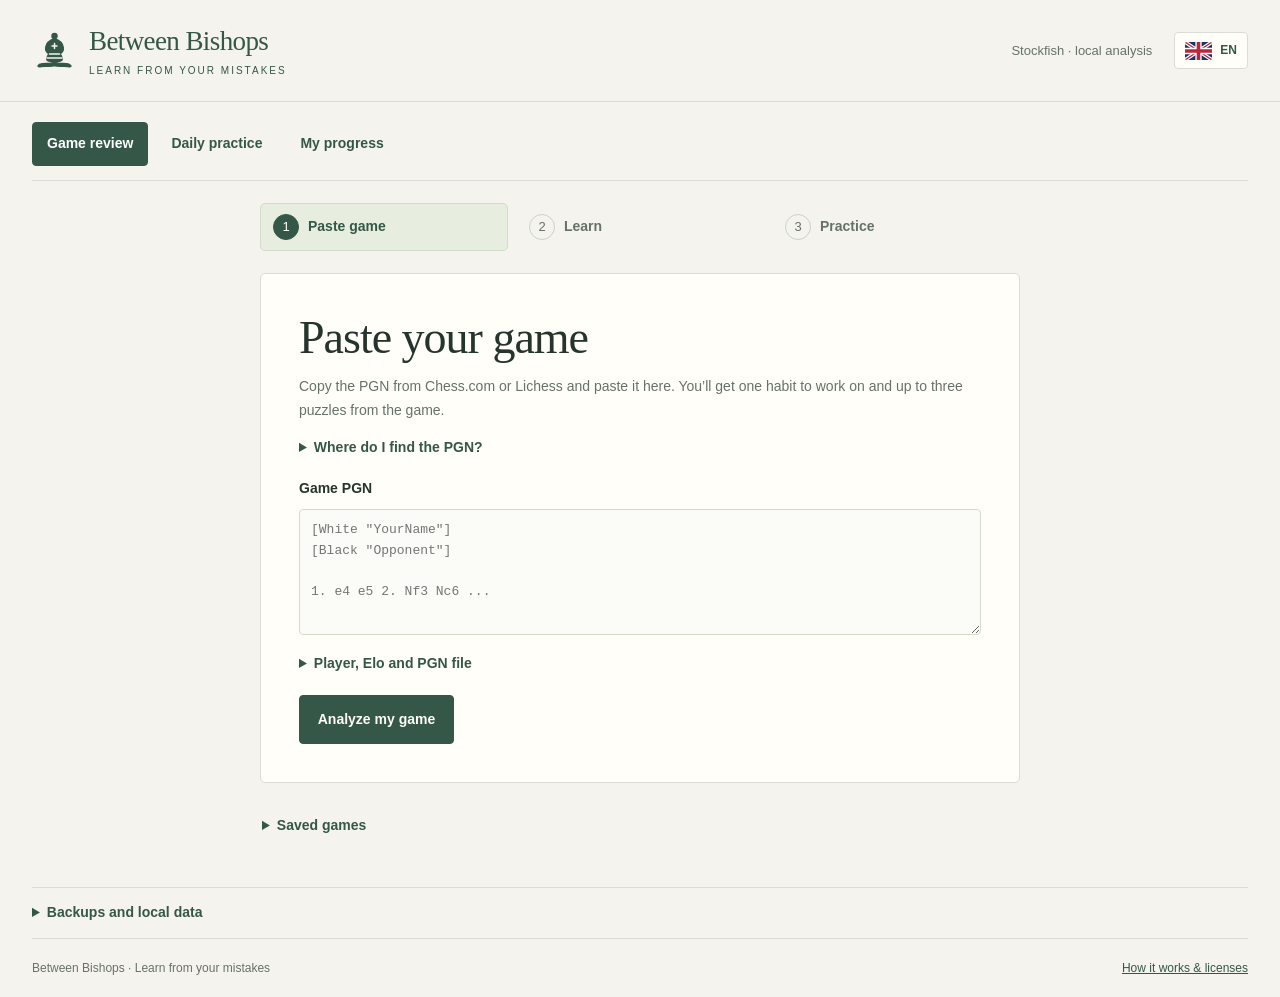
<file: ajedrez/index.html>
<!doctype html>
<html lang="en"><head><meta charset="utf-8"><meta name="viewport" content="width=device-width,initial-scale=1"><meta name="robots" content="noindex,nofollow"><title>Between Bishops · Learn from your mistakes</title><link rel="icon" href="./logo.svg" type="image/svg+xml"><link rel="stylesheet" href="./trainer.css?v=replay-arrows"><script type="module" src="./trainer-app.js?v=replay-arrows"></script></head>
<body>
<header class="topbar"><a class="brand" href="./"><img src="./logo.svg" width="45" height="45" alt="Bishop"><span>Between Bishops<small data-en="LEARN FROM YOUR MISTAKES" data-es="APRENDE DE TUS ERRORES">LEARN FROM YOUR MISTAKES</small></span></a><div class="top-actions"><span class="engine-label" data-en="Stockfish · local analysis" data-es="Stockfish · análisis local">Stockfish · local analysis</span><button id="language" class="flag-button" type="button"><img id="languageFlag" src="./flags/en.svg" width="27" height="18" alt="English"><span id="languageCode">EN</span></button></div></header>
<main>
<nav class="tabs" aria-label="Training">
  <button data-tab="import" class="selected" data-en="Game review" data-es="Revisar partida">Game review</button>
  <button data-tab="streak" data-en="Daily practice" data-es="Práctica diaria">Daily practice</button>
  <button data-tab="bank" data-en="My progress" data-es="Mi progreso">My progress</button>
</nav>
<ol id="reviewSteps" class="review-steps" aria-label="Game review steps">
  <li aria-current="step"><span aria-hidden="true">1</span><strong data-en="Paste game" data-es="Pega la partida">Paste game</strong></li>
  <li><span aria-hidden="true">2</span><strong data-en="Learn" data-es="Aprende">Learn</strong></li>
  <li><span aria-hidden="true">3</span><strong data-en="Practice" data-es="Practica">Practice</strong></li>
</ol>
<div id="notice" role="alert" class="notice" hidden></div>
<section id="importTab" class="tab-content guided-column">
  <section id="importPanel" class="card import-card">
    <h1 id="importTitle" tabindex="-1" data-en="Paste your game" data-es="Pega tu partida">Paste your game</h1>
    <p class="muted" data-en="Copy the PGN from Chess.com or Lichess and paste it here. You’ll get one habit to work on and up to three puzzles from the game." data-es="Copia el PGN desde Chess.com o Lichess y pégalo aquí. Verás un hábito para mejorar y hasta tres puzles de esa partida.">Copy the PGN from Chess.com or Lichess and paste it here. You’ll get one habit to work on and up to three puzzles from the game.</p>
    <details class="pgn-help">
      <summary data-en="Where do I find the PGN?" data-es="¿Dónde encuentro el PGN?">Where do I find the PGN?</summary>
      <p class="muted" data-en="On Chess.com, open your finished game and look for Share and PGN. On Lichess, open Analysis and look for FEN & PGN." data-es="En Chess.com, abre la partida terminada y busca Compartir y PGN. En Lichess, abre Análisis y busca FEN y PGN.">On Chess.com, open your finished game and look for Share and PGN. On Lichess, open Analysis and look for FEN & PGN.</p>
    </details>
    <label for="pgn" data-en="Game PGN" data-es="PGN de la partida">Game PGN</label>
    <textarea id="pgn" rows="5" spellcheck="false" aria-describedby="importError"></textarea>
    <details id="gameOptions" class="secondary-details">
      <summary data-en="Player, Elo and PGN file" data-es="Jugador, Elo y archivo PGN">Player, Elo and PGN file</summary>
      <div class="form-row">
        <label><span data-en="Your username" data-es="Tu usuario">Your username</span><input id="username" autocomplete="off"></label>
        <label><span data-en="Your color" data-es="Tu color">Your color</span><select id="side"><option value="auto" data-en="Detect from username" data-es="Detectar por usuario">Detect from username</option><option value="w" data-en="White" data-es="Blancas">White</option><option value="b" data-en="Black" data-es="Negras">Black</option></select></label>
      </div>
      <label><span data-en="Your Elo if missing from the PGN" data-es="Tu Elo si falta en el PGN">Your Elo if missing from the PGN</span><input id="eloFallback" type="number" min="100" max="3500" step="1" placeholder="100–3500"></label>
      <label class="file-label"><span data-en="Open a PGN file" data-es="Abrir un archivo PGN">Open a PGN file</span><input id="pgnFile" type="file" accept=".pgn,.txt"></label>
    </details>
    <p id="importError" role="alert" class="notice" hidden></p>
    <div class="action-row"><button id="importGame" class="primary compact" data-en="Analyze my game" data-es="Analizar mi partida">Analyze my game</button><button id="backToLesson" class="quiet" hidden data-en="Back to lesson" data-es="Volver a la lección">Back to lesson</button></div>
    <div id="analysisProgress" hidden>
      <p id="detectedPlayer" class="muted"></p>
      <div class="progress-heading" role="status"><span id="analysisText"></span><strong id="analysisPercent">0%</strong></div>
      <progress id="analysisBar" value="0" max="100" aria-labelledby="analysisText"></progress>
      <button id="cancelAnalysis" class="quiet" data-en="Pause analysis" data-es="Pausar análisis">Pause analysis</button>
    </div>
  </section>
  <section id="reviewPanel" class="card import-card" hidden>
    <p class="eyebrow" id="gameMeta"></p>
    <h1 id="lessonTitle" tabindex="-1" data-en="Your lesson" data-es="Tu lección">Your lesson</h1>
    <p id="gameTitle" class="muted"></p>
    <div id="lessonHabit" class="lesson-habit" hidden>
      <h2 data-en="Try this in your next game" data-es="Prueba esto en tu próxima partida">Try this in your next game</h2>
      <p id="lessonHabitText"></p>
    </div>
    <div id="reviewIntro" class="prose"></div>
    <p id="generationNote" class="muted"></p>
    <div class="action-row">
      <button id="startGamePractice" class="primary compact"></button>
      <button id="lessonReplay" type="button" hidden data-en="See a mistake on the board" data-es="Ver un error en el tablero">See a mistake on the board</button>
      <button id="newGame" data-en="Paste another game" data-es="Pegar otra partida">Paste another game</button>
    </div>
    <details class="secondary-details move-review">
      <summary data-en="See what went wrong" data-es="Ver qué salió mal">See what went wrong</summary>
      <div class="review-stats" id="reviewStats"></div>
      <div id="reviewSummary" class="prose"></div>
      <div id="gamePuzzles" class="puzzle-cards"></div>
      <details class="move-review"><summary data-en="Explore the original moves" data-es="Explorar las jugadas originales">Explore the original moves</summary><div id="reviewMoves" class="move-list"></div><div class="board-shell review-board"><div id="reviewBoard" class="board" role="group" aria-label="Review board"></div></div><p id="moveExplanation" class="prose"></p><button id="reviewReplay" type="button" hidden data-en="Replay this mistake" data-es="Ver este error en el tablero">Replay this mistake</button></details>
    </details>
  </section>
  <details id="gameLog" class="secondary-details history-card">
    <summary data-en="Saved games" data-es="Partidas guardadas">Saved games</summary>
    <div id="gameHistory" class="game-history"></div>
  </details>
</section>
<section id="bankTab" class="tab-content" hidden><div class="section-heading"><div><h2 data-en="Your puzzle bank" data-es="Tu banco de puzles">Your puzzle bank</h2><p class="muted" data-en="Original situations, linked to a game, a type of error and the player's game Elo." data-es="Situaciones originales ligadas a una partida, un tipo de error y el Elo del jugador en esa partida.">Original situations, linked to a game, a type of error and the player's game Elo.</p></div><button id="bankStreak" class="primary compact" data-en="Start my streak" data-es="Empezar mi racha">Start my streak</button></div><div class="dashboard" aria-label="Your library"><div><strong id="gameTotal">0</strong><span data-en="games" data-es="partidas">games</span></div><div><strong id="puzzleTotal">0</strong><span data-en="personal puzzles" data-es="puzles personales">personal puzzles</span></div><div><strong id="dueTotal">0</strong><span data-en="due for review" data-es="repasos pendientes">due for review</span></div><div><strong id="bestStreak">0</strong><span data-en="best streak" data-es="mejor racha">best streak</span></div></div><div class="bank-layout"><section class="card"><div class="form-row"><label><span data-en="Pattern" data-es="Patrón">Pattern</span><select id="patternFilter"></select></label><label><span data-en="Game Elo" data-es="Elo de la partida">Game Elo</span><select id="eloFilter"><option value="all" data-en="All my games" data-es="Todas mis partidas">All my games</option><option value="level" data-en="Near my current level" data-es="Cerca de mi nivel actual">Near my current level</option></select></label></div><div id="bankList"></div></section><section class="card"><h2 data-en="Patterns across your games" data-es="Patrones entre tus partidas">Patterns across your games</h2><p class="muted" data-en="Based on evaluated positions, not just the result. Repeated across games is stronger evidence than one isolated mistake." data-es="Basados en posiciones evaluadas, no solo en el resultado. La repetición entre partidas aporta más evidencia que un fallo aislado.">Based on evaluated positions, not just the result. Repeated across games is stronger evidence than one isolated mistake.</p><div id="weaknesses"></div><p class="muted"><strong data-en="Latest game Elo" data-es="Elo de la última partida">Latest game Elo</strong> <span id="currentElo">—</span> <small id="eloSource"></small></p><h3 class="progress-title" data-en="Is it carrying over?" data-es="¿Se refleja en tu juego?">Is it carrying over?</h3><div id="trainingProgress"></div></section></div></section>
<section id="streakTab" class="tab-content" hidden>
  <div id="gamePracticeHeader" class="section-heading practice-header" hidden>
    <div><h1 id="gamePracticeTitle" tabindex="-1"></h1><p id="gamePracticeSource" class="muted"></p></div>
    <button id="practiceBack" data-en="Back to lesson" data-es="Volver a la lección">Back to lesson</button>
  </div>
  <section id="gamePracticeDone" class="card import-card guided-column" hidden>
    <h1 id="gamePracticeDoneTitle" tabindex="-1" data-en="Game practice complete" data-es="Práctica de la partida completa">Game practice complete</h1>
    <p id="gamePracticeRecap" class="muted"></p>
    <div class="lesson-habit"><h2 data-en="Remember this in your next game" data-es="Recuerda esto en tu próxima partida">Remember this in your next game</h2><p id="gamePracticeHabit"></p></div>
    <div class="action-row"><button id="practiceNewGame" class="primary compact" data-en="Review another game" data-es="Revisar otra partida">Review another game</button><button id="doneBack" data-en="Back to lesson" data-es="Volver a la lección">Back to lesson</button></div>
  </section>
  <div id="streakHeader" class="section-heading"><div><h1 data-en="Daily practice" data-es="Práctica diaria">Daily practice</h1><p id="queueInfo" class="muted"></p></div><div class="streak-score"><span data-en="STREAK" data-es="RACHA">STREAK</span><strong id="streakCount">0</strong></div></div><section id="sessionHabit" class="card habit-card" hidden><h3 data-en="One habit for your next game" data-es="Un hábito para tu próxima partida">One habit for your next game</h3><p id="habitText"></p></section><div id="streakEmpty" class="card empty-state"><h2 id="streakEmptyTitle"></h2><p id="streakEmptyText"></p><button id="practiceImport" class="primary compact" data-en="Paste a game" data-es="Pegar una partida">Paste a game</button><button id="startStreak" class="primary compact" data-en="Review my puzzles" data-es="Repasar mis puzles">Review my puzzles</button><button id="practiceAhead" class="quiet" data-en="Practice more" data-es="Practicar más">Practice more</button></div><div id="streakWorkspace" class="streak-layout" hidden><section class="play-area"><div class="puzzle-heading"><span id="puzzleContext"></span><button id="flip" class="quiet" data-en="Flip board" data-es="Girar tablero">Flip board</button></div><p id="puzzlePrompt" class="board-prompt" aria-live="polite"></p><div class="board-shell"><div id="puzzleBoard" class="board" role="group" aria-label="Puzzle board"></div></div></section><aside><section class="card"><p class="eyebrow" id="puzzleTheme"></p><h2 id="puzzleTitle"></h2><p id="puzzleSource" class="muted"></p><div id="puzzleTools" class="form-row"><button id="restartPuzzle" data-en="Restart" data-es="Reiniciar">Restart</button><button id="hint" data-en="Hint · show piece" data-es="Pista · ver pieza">Hint · show piece</button></div><div id="puzzleFeedback" class="prose" aria-live="polite"></div><button id="puzzleReplay" class="replay-trigger" type="button" hidden></button><p id="puzzleSchedule" class="muted"></p><button id="nextPuzzle" class="primary" data-en="Next puzzle" data-es="Siguiente puzle">Next puzzle</button></section><details class="secondary-details practice-details"><summary data-en="How are attempts saved?" data-es="¿Cómo se guardan los intentos?">How are attempts saved?</summary><p class="muted" data-en="Every mistake stays in your history. Puzzles solved cleanly come back later; those you had trouble with return sooner." data-es="Cada fallo queda en el historial. Los puzles que resuelves sin ayuda vuelven más tarde y los que te costaron vuelven antes.">Every mistake stays in your history. Puzzles solved cleanly come back later; those you had trouble with return sooner.</p></details></aside></div></section>
<details class="secondary-details storage-details"><summary data-en="Backups and local data" data-es="Respaldos y datos locales">Backups and local data</summary><section class="data-bar"><div><strong data-en="Your data stays in this browser" data-es="Tus datos quedan en este navegador">Your data stays in this browser</strong><p data-en="Export a backup to keep your games, puzzle bank and review history. No account or paid API is required." data-es="Exporta un respaldo para conservar tus partidas, banco de puzles e historial. No necesitas cuenta ni API de pago.">Export a backup to keep your games, puzzle bank and review history. No account or paid API is required.</p></div><div class="data-actions"><button id="exportData" data-en="Export backup" data-es="Exportar respaldo">Export backup</button><label class="button-label"><span data-en="Restore backup" data-es="Restaurar respaldo">Restore backup</span><input id="restoreData" type="file" accept="application/json,.json" hidden></label></div></section></details>
<footer><span>Between Bishops · <span data-en="Learn from your mistakes" data-es="Aprende de tus errores">Learn from your mistakes</span></span><a id="helpLink" href="./README.md" data-en="How it works & licenses" data-es="Cómo funciona y licencias">How it works & licenses</a></footer>
</main><dialog id="promotion"><h2 data-en="Choose promotion" data-es="Elige promoción">Choose promotion</h2><div class="promotion-options"><button data-piece="q" data-en="Queen" data-es="Dama">Queen</button><button data-piece="r" data-en="Rook" data-es="Torre">Rook</button><button data-piece="b" data-en="Bishop" data-es="Alfil">Bishop</button><button data-piece="n" data-en="Knight" data-es="Caballo">Knight</button></div><button id="cancelPromotion" class="quiet" data-en="Cancel" data-es="Cancelar">Cancel</button></dialog>
<dialog id="replayDialog" class="replay-dialog" aria-labelledby="replayTitle">
  <div class="replay-header">
    <div>
      <h2 id="replayTitle"></h2>
      <p class="muted" data-en="One possible continuation" data-es="Una posible continuación">One possible continuation</p>
    </div>
    <form method="dialog"><button type="submit" data-en="Close" data-es="Cerrar">Close</button></form>
  </div>
  <div class="board-shell">
    <div class="replay-board-frame">
      <div id="replayBoard" class="board" role="group"></div>
      <svg id="replayArrow" class="replay-arrow" viewBox="0 0 8 8" aria-hidden="true" focusable="false" hidden>
        <path id="replayArrowPath"></path>
      </svg>
    </div>
  </div>
  <div class="replay-legend">
    <span class="replay-key source" data-en="Piece to watch" data-es="Pieza a mirar">Piece to watch</span>
    <span id="replayTargetLegend" class="replay-key target" data-en="Affected square or piece" data-es="Casilla o pieza afectada">Affected square or piece</span>
  </div>
  <div class="replay-actions">
    <button id="replayPrevious" type="button" data-en="Previous" data-es="Anterior">Previous</button>
    <button id="replayNext" type="button" class="primary" autofocus data-en="Next move" data-es="Avanzar">Next move</button>
    <span id="replayCount"></span>
  </div>
  <div class="replay-caption" aria-live="polite" aria-atomic="true">
    <h3 id="replayFocus"></h3>
    <p id="replayCaption"></p>
  </div>
  <div id="replayTakeaway" class="replay-takeaway" hidden>
    <h3 id="replayTakeawayTitle"></h3>
    <p id="replaySummary"></p>
  </div>
  <div class="replay-links">
    <button id="replayAlternative" class="quiet" type="button" hidden></button>
    <button id="replayMore" class="quiet" type="button" hidden data-en="Show the rest of this line" data-es="Ver más jugadas">Show the rest of this line</button>
  </div>
</dialog>
</body></html>
</file>
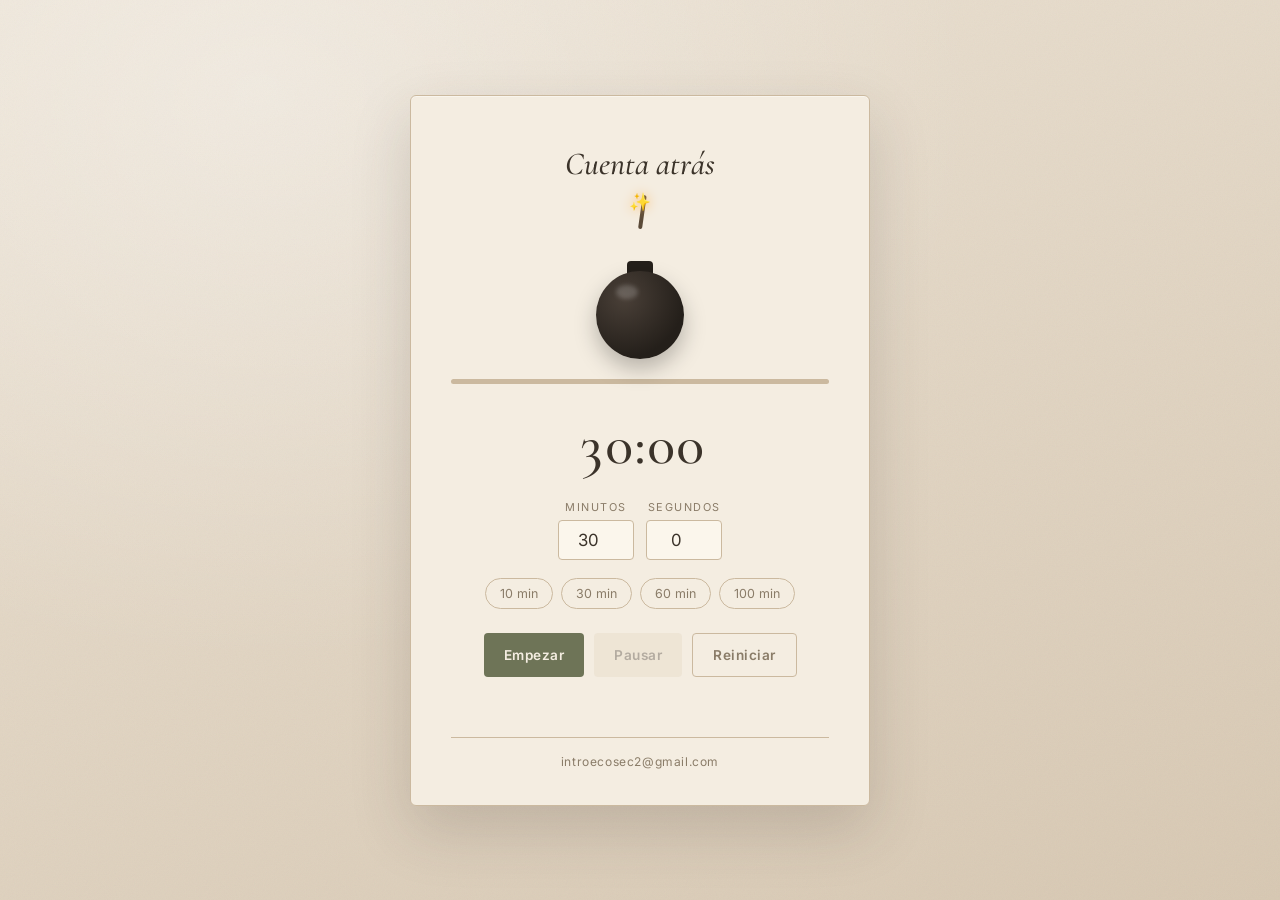
<file: cuenta_atras.html>
<!DOCTYPE html>
<html lang="es">
<head>
<meta charset="UTF-8">
<title>Cuenta atrás para la prueba</title>
<link rel="icon" href="data:image/svg+xml,<svg xmlns=%22http://www.w3.org/2000/svg%22 viewBox=%220 0 100 100%22><text y=%22.9em%22 font-size=%2290%22>💣</text></svg>">
<style>
  @import url('https://fonts.googleapis.com/css2?family=Cormorant+Garamond:ital,wght@0,400;0,500;1,400;1,500&family=Inter:wght@400;500;600&display=swap');

  :root {
    --bg1: #ece3d5;
    --bg2: #d8c9b4;
    --card: #f4ede1;
    --ink: #3b332a;
    --muted: #8a7c68;
    --rust: #b5633a;
    --olive: #6e7457;
    --line: #cbb99f;
  }
  * { box-sizing: border-box; }
  body {
    margin: 0;
    min-height: 100vh;
    background:
      radial-gradient(ellipse at 20% 10%, rgba(255,255,255,0.35), transparent 50%),
      linear-gradient(160deg, var(--bg1), var(--bg2));
    color: var(--ink);
    font-family: 'Inter', system-ui, sans-serif;
    display: flex;
    align-items: center;
    justify-content: center;
    padding: 24px;
    position: relative;
    overflow: hidden;
  }
  body::before {
    content: "";
    position: fixed;
    inset: 0;
    pointer-events: none;
    opacity: 0.05;
    background-image: url("data:image/svg+xml;utf8,<svg xmlns='http://www.w3.org/2000/svg' width='120' height='120'><filter id='n'><feTurbulence type='fractalNoise' baseFrequency='0.9' numOctaves='2' stitchTiles='stitch'/></filter><rect width='100%25' height='100%25' filter='url(%23n)'/></svg>");
    mix-blend-mode: multiply;
  }

  .darken-layer {
    position: fixed;
    inset: 0;
    background: #000;
    opacity: 0;
    pointer-events: none;
    z-index: 0;
    transition: opacity 0.9s ease;
  }

  .card {
    background: var(--card);
    border-radius: 6px;
    padding: 48px 40px 36px;
    width: 100%;
    max-width: 460px;
    text-align: center;
    box-shadow: 0 24px 60px rgba(59,51,42,0.18), 0 1px 0 rgba(255,255,255,0.4) inset;
    border: 1px solid var(--line);
    position: relative;
    z-index: 1;
  }
  .eyebrow {
    font-size: 0.7rem;
    letter-spacing: 3px;
    text-transform: uppercase;
    color: var(--muted);
    margin-bottom: 6px;
  }
  h1 {
    font-family: 'Cormorant Garamond', serif;
    font-style: italic;
    font-weight: 500;
    font-size: 2rem;
    margin: 0 0 26px;
    color: var(--ink);
  }

  .scene {
    position: relative;
    height: 150px;
    display: flex;
    align-items: flex-end;
    justify-content: center;
    margin-bottom: 20px;
  }
  .bomb-wrap {
    position: relative;
    width: 110px;
    height: 130px;
  }
  .fuse {
    position: absolute;
    top: -34px;
    left: 50%;
    width: 4px;
    height: 34px;
    background: #5a4a38;
    border-radius: 2px;
    transform-origin: bottom center;
    transform: translateX(-50%) rotate(8deg);
  }
  .spark {
    position: absolute;
    top: -38px;
    left: 50%;
    transform: translateX(-50%);
    font-size: 1.1rem;
    filter: drop-shadow(0 0 6px #ffb04d);
  }
  .bomb-body {
    position: absolute;
    bottom: 0;
    left: 50%;
    transform: translateX(-50%);
    width: 88px;
    height: 88px;
    border-radius: 50%;
    background: radial-gradient(circle at 32% 30%, #4a4038, #241f1a 70%);
    box-shadow: 0 10px 22px rgba(0,0,0,0.25);
    transition: transform 0.25s ease, filter 0.25s ease;
  }
  .bomb-body::after {
    content: "";
    position: absolute;
    top: 14px; left: 20px;
    width: 22px; height: 14px;
    background: rgba(255,255,255,0.18);
    border-radius: 50%;
    filter: blur(2px);
  }
  .bomb-cap {
    position: absolute;
    bottom: 84px;
    left: 50%;
    transform: translateX(-50%);
    width: 26px;
    height: 14px;
    background: #241f1a;
    border-radius: 4px 4px 0 0;
  }

  .bomb-body {
    transition: transform 0.9s ease, filter 0.9s ease;
  }
  .bomb-wrap.shake-10 {
    animation: rumbleWrap 0.55s infinite;
  }
  .bomb-wrap.shake-5 {
    animation: rumbleWrap 0.4s infinite;
  }
  .bomb-wrap.rumbling {
    animation: rumbleWrap 0.28s infinite;
  }

  @keyframes rumbleWrap {
    0%, 100% { margin-left: 0; margin-top: 0; }
    25% { margin-left: -5px; margin-top: 3px; }
    50% { margin-left: 5px; margin-top: -2px; }
    75% { margin-left: -3px; margin-top: 4px; }
  }

  .blast {
    position: absolute;
    bottom: 0;
    left: 50%;
    transform: translateX(-50%) scale(0);
    font-size: 5rem;
    opacity: 0;
    transition: transform 0.35s cubic-bezier(.2,1.4,.4,1), opacity 0.2s ease;
  }
  .blast.show { transform: translateX(-50%) scale(1); opacity: 1; }

  .bomb-wrap.gone { opacity: 0; transition: opacity 0.1s; }

  .shake-screen { animation: screenshake 0.4s; }
  @keyframes screenshake {
    0%, 100% { transform: translate(0,0); }
    20% { transform: translate(-6px, 3px); }
    40% { transform: translate(6px, -3px); }
    60% { transform: translate(-4px, 4px); }
    80% { transform: translate(4px, -2px); }
  }

  .timer-display {
    font-family: 'Cormorant Garamond', serif;
    font-size: 3.6rem;
    font-weight: 500;
    letter-spacing: 1px;
    font-variant-numeric: tabular-nums;
    margin: 4px 0 20px;
    color: var(--ink);
    transition: color 0.3s ease;
  }
  .timer-display.warning { color: var(--rust); }
  .timer-display.danger { color: #a3402a; }

  .progress-track {
    width: 100%;
    height: 5px;
    background: var(--line);
    border-radius: 999px;
    overflow: hidden;
    margin: 0 0 26px;
  }
  .progress-fill {
    height: 100%;
    width: 0%;
    background: linear-gradient(90deg, var(--olive), var(--rust));
    border-radius: 999px;
    transition: width 1s linear;
  }

  .setup {
    display: flex;
    gap: 12px;
    justify-content: center;
    margin-bottom: 18px;
  }
  .setup label {
    display: flex;
    flex-direction: column;
    font-size: 0.68rem;
    letter-spacing: 1.5px;
    text-transform: uppercase;
    color: var(--muted);
  }
  .setup input {
    margin-top: 6px;
    width: 76px;
    padding: 9px;
    border-radius: 4px;
    border: 1px solid var(--line);
    background: #fbf6ec;
    color: var(--ink);
    font-size: 1.05rem;
    text-align: center;
    font-family: inherit;
  }
  .setup input:focus { outline: 1px solid var(--rust); }

  .quick-buttons {
    display: flex;
    gap: 8px;
    justify-content: center;
    flex-wrap: wrap;
    margin-bottom: 24px;
  }
  .quick-buttons button {
    background: transparent;
    color: var(--muted);
    border: 1px solid var(--line);
    border-radius: 999px;
    padding: 7px 14px;
    font-size: 0.78rem;
    font-family: inherit;
    cursor: pointer;
    transition: background 0.2s, color 0.2s;
  }
  .quick-buttons button:hover { background: var(--line); color: var(--ink); }

  .controls {
    display: flex;
    gap: 10px;
    justify-content: center;
  }
  .controls button {
    border: none;
    border-radius: 4px;
    padding: 13px 20px;
    font-size: 0.85rem;
    letter-spacing: 0.5px;
    font-weight: 600;
    font-family: inherit;
    cursor: pointer;
    transition: transform 0.15s ease, opacity 0.2s, background 0.2s;
  }
  .controls button:active { transform: scale(0.96); }
  #startBtn { background: var(--olive); color: #f4ede1; }
  #startBtn:hover:not(:disabled) { background: #5c6247; }
  #pauseBtn { background: #e3d6c1; color: var(--ink); }
  #resetBtn { background: transparent; color: var(--muted); border: 1px solid var(--line); }
  button:disabled { opacity: 0.35; cursor: not-allowed; }

  .status {
    margin-top: 16px;
    font-size: 0.82rem;
    color: var(--muted);
    min-height: 18px;
    letter-spacing: 0.3px;
  }
  .status.done {
    font-family: 'Cormorant Garamond', serif;
    font-style: italic;
    font-size: 1.3rem;
    color: var(--rust);
  }

  .footer-email {
    margin-top: 26px;
    padding-top: 16px;
    border-top: 1px solid var(--line);
    font-size: 0.75rem;
    color: var(--muted);
    letter-spacing: 0.6px;
  }

  .smoke {
    position: absolute;
    border-radius: 50%;
    background: rgba(90,80,70,0.35);
    pointer-events: none;
    animation: smokeUp 1.4s ease-out forwards;
  }
  @keyframes smokeUp {
    0% { transform: translateY(0) scale(0.4); opacity: 0.6; }
    100% { transform: translateY(-70px) scale(1.6); opacity: 0; }
  }

  .confetti-layer {
    position: fixed;
    inset: 0;
    pointer-events: none;
    z-index: 20;
    overflow: hidden;
  }
  .confetti-piece {
    position: absolute;
    top: -20px;
    width: 6px;
    height: 12px;
    border-radius: 1px;
    animation: fall linear forwards;
  }
  @keyframes fall {
    to { transform: translateY(110vh) rotate(480deg); opacity: 0.8; }
  }
</style>
</head>
<body>

<div class="darken-layer" id="darkenLayer"></div>

<div class="card" id="card">
  <h1>Cuenta atrás</h1>

  <div class="scene">
    <div class="bomb-wrap" id="bombWrap">
      <div class="fuse" id="fuse"></div>
      <div class="spark" id="spark">✨</div>
      <div class="bomb-cap"></div>
      <div class="bomb-body"></div>
    </div>
    <div class="blast" id="blast">💥</div>
  </div>

  <div class="progress-track">
    <div class="progress-fill" id="progressFill"></div>
  </div>

  <div class="timer-display" id="display">00:00</div>

  <div class="setup" id="setup">
    <label>Minutos
      <input type="number" id="minInput" value="30" min="0" max="180">
    </label>
    <label>Segundos
      <input type="number" id="secInput" value="0" min="0" max="59">
    </label>
  </div>

  <div class="quick-buttons" id="quickButtons">
    <button data-min="10">10 min</button>
    <button data-min="30">30 min</button>
    <button data-min="60">60 min</button>
    <button data-min="100">100 min</button>
  </div>

  <div class="controls">
    <button id="startBtn">Empezar</button>
    <button id="pauseBtn" disabled>Pausar</button>
    <button id="resetBtn">Reiniciar</button>
  </div>

  <div class="status" id="status"></div>

  <div class="footer-email">introecosec2@gmail.com</div>
</div>

<div class="confetti-layer" id="confettiLayer"></div>

<script>
  const display = document.getElementById('display');
  const minInput = document.getElementById('minInput');
  const secInput = document.getElementById('secInput');
  const startBtn = document.getElementById('startBtn');
  const pauseBtn = document.getElementById('pauseBtn');
  const resetBtn = document.getElementById('resetBtn');
  const status = document.getElementById('status');
  const quickButtons = document.getElementById('quickButtons');
  const bombWrap = document.getElementById('bombWrap');
  const blast = document.getElementById('blast');
  const progressFill = document.getElementById('progressFill');
  const confettiLayer = document.getElementById('confettiLayer');
  const card = document.getElementById('card');
  const darkenLayer = document.getElementById('darkenLayer');

  let totalSeconds = 30 * 60;
  let remaining = totalSeconds;
  let intervalId = null;

  function formatTime(s) {
    const m = Math.floor(s / 60);
    const sec = s % 60;
    return String(m).padStart(2,'0') + ':' + String(sec).padStart(2,'0');
  }

  const originalTitle = document.title;

  function updateDisplay() {
    display.textContent = formatTime(remaining);
    display.classList.remove('warning','danger');
    if (remaining <= 10) {
      display.classList.add('danger');
    } else if (remaining <= 60) {
      display.classList.add('warning');
    }
    updateBomb();
    document.title = intervalId ? (formatTime(remaining) + ' — Cuenta atrás') : originalTitle;
  }

  function updateBomb() {
    if (totalSeconds <= 0) return;
    const elapsedRatio = 1 - (remaining / totalSeconds);
    progressFill.style.width = (elapsedRatio * 100) + '%';

    // La bomba crece de forma continua: de escala 1 a 2.1
    const scale = 1 + elapsedRatio * 1.1;
    const bombBody = bombWrap.querySelector('.bomb-body');
    bombBody.style.transform = 'translateX(-50%) scale(' + scale.toFixed(3) + ')';
    bombBody.style.filter = 'saturate(' + (1 + elapsedRatio * 0.6).toFixed(2) +
      ') brightness(' + (1 + elapsedRatio * 0.2).toFixed(2) + ')';

    const remainingRatio = remaining / totalSeconds;
    bombWrap.classList.remove('shake-10','shake-5','rumbling');
    if (remainingRatio <= 0.02) {
      bombWrap.classList.add('rumbling');
    } else if (remainingRatio <= 0.05) {
      bombWrap.classList.add('shake-5');
    } else if (remainingRatio <= 0.10) {
      bombWrap.classList.add('shake-10');
    }

    // El fondo se oscurece progresivamente de blanco a negro
    darkenLayer.style.opacity = (elapsedRatio * 0.85).toFixed(3);
  }

  function launchConfetti() {
    const colors = ['#b5633a','#6e7457','#cbb99f','#8a7c68','#e3d6c1'];
    for (let i = 0; i < 50; i++) {
      const piece = document.createElement('div');
      piece.className = 'confetti-piece';
      piece.style.left = Math.random() * 100 + 'vw';
      piece.style.background = colors[Math.floor(Math.random()*colors.length)];
      piece.style.animationDuration = (2 + Math.random() * 1.5) + 's';
      piece.style.opacity = 0.6 + Math.random() * 0.3;
      confettiLayer.appendChild(piece);
      setTimeout(() => piece.remove(), 4000);
    }
  }

  function launchSmoke() {
    for (let i = 0; i < 8; i++) {
      const s = document.createElement('div');
      const size = 18 + Math.random() * 20;
      s.className = 'smoke';
      s.style.width = size + 'px';
      s.style.height = size + 'px';
      s.style.left = (45 + Math.random() * 20) + '%';
      s.style.bottom = (Math.random() * 10) + 'px';
      s.style.animationDelay = (Math.random() * 0.3) + 's';
      document.querySelector('.scene').appendChild(s);
      setTimeout(() => s.remove(), 1800);
    }
  }

  function explodeBomb() {
    bombWrap.classList.add('gone');
    blast.classList.add('show');
    card.classList.add('shake-screen');
    launchSmoke();
    launchConfetti();
    setTimeout(() => card.classList.remove('shake-screen'), 400);
  }

  function updateStatusProgress() {
    if (totalSeconds <= 0) return;
    const elapsedRatio = 1 - (remaining / totalSeconds);
    const pct = Math.min(100, Math.round(elapsedRatio * 100));
    status.textContent = 'Llevamos un ' + pct + '%...';
  }

  function readInputs() {
    const m = parseInt(minInput.value) || 0;
    const s = parseInt(secInput.value) || 0;
    totalSeconds = m * 60 + s;
    remaining = totalSeconds;
    updateDisplay();
  }

  minInput.addEventListener('change', readInputs);
  secInput.addEventListener('change', readInputs);

  // Al hacer clic o foco, selecciona todo el número para poder escribir encima sin borrar a mano
  [minInput, secInput].forEach(inp => {
    inp.addEventListener('focus', () => inp.select());
    inp.addEventListener('click', () => inp.select());
  });

  quickButtons.addEventListener('click', (e) => {
    if (e.target.tagName === 'BUTTON') {
      minInput.value = e.target.dataset.min;
      secInput.value = 0;
      readInputs();
      status.textContent = '';
      status.classList.remove('done');
    }
  });

  startBtn.addEventListener('click', () => {
    if (remaining <= 0) return;
    startBtn.disabled = true;
    pauseBtn.disabled = false;
    minInput.disabled = true;
    secInput.disabled = true;
    status.classList.remove('done');
    updateStatusProgress();
    intervalId = setInterval(() => {
      remaining--;
      updateDisplay();
      updateStatusProgress();
      if (remaining <= 0) {
        clearInterval(intervalId);
        intervalId = null;
        startBtn.disabled = true;
        pauseBtn.disabled = true;
        status.textContent = 'Se acabó el tiempo';
        status.classList.add('done');
        document.title = originalTitle;
        explodeBomb();
      }
    }, 1000);
  });

  pauseBtn.addEventListener('click', () => {
    clearInterval(intervalId);
    intervalId = null;
    startBtn.disabled = false;
    pauseBtn.disabled = true;
    status.textContent = 'Pausado';
    document.title = originalTitle;
  });

  resetBtn.addEventListener('click', () => {
    clearInterval(intervalId);
    intervalId = null;
    document.title = originalTitle;
    minInput.disabled = false;
    secInput.disabled = false;
    startBtn.disabled = false;
    pauseBtn.disabled = true;
    status.textContent = '';
    status.classList.remove('done');
    bombWrap.classList.remove('gone','shake-10','shake-5','rumbling');
    blast.classList.remove('show');
    progressFill.style.width = '0%';
    darkenLayer.style.opacity = '0';
    const bombBody = bombWrap.querySelector('.bomb-body');
    bombBody.style.transform = 'translateX(-50%) scale(1)';
    bombBody.style.filter = 'saturate(1) brightness(1)';
    readInputs();
  });

  document.addEventListener('keydown', (e) => {
    const tag = document.activeElement.tagName;
    if (tag === 'INPUT') return; // no interferir mientras se editan los minutos/segundos

    if (e.code === 'Enter') {
      e.preventDefault();
      if (!startBtn.disabled) startBtn.click();
    } else if (e.code === 'Space') {
      e.preventDefault();
      if (!startBtn.disabled) startBtn.click();
      else if (!pauseBtn.disabled) pauseBtn.click();
    } else if (e.key === 'r' || e.key === 'R') {
      e.preventDefault();
      resetBtn.click();
    }
  });

  readInputs();
</script>

</body>
</html>
</file>
<file: ajedrez/trainer.css>
:root{--bg:#f5f3ed;--paper:#fffef9;--ink:#25352d;--green:#345747;--muted:#667268;--line:#daddd3;--light:#e9edda;--dark:#7f9b82;--blue:#a9c9e0;--red:#dfb0aa}*{box-sizing:border-box}body{margin:0;background:var(--bg);color:var(--ink);font:16px/1.55 'Segoe UI',Arial,sans-serif}button,input,select,textarea{font:inherit}button,.button-label{border:1px solid var(--line);border-radius:4px;background:#eaf0e3;color:var(--green);padding:10px 14px;font-size:14px;font-weight:600;cursor:pointer}button:hover,.button-label:hover{filter:brightness(.97)}button:disabled{opacity:.5;cursor:default}button:focus-visible,a:focus-visible,input:focus-visible,textarea:focus-visible,select:focus-visible,summary:focus-visible{outline:3px solid #7896b4;outline-offset:3px}a{color:var(--green)}h1,h2,h3,p{margin-top:0}h1{font:normal clamp(32px,4vw,46px)/1.15 Georgia,serif;letter-spacing:-1px;max-width:760px;margin-bottom:16px}h2{font:normal 27px/1.25 Georgia,serif;margin-bottom:16px}h3{font-size:17px}.topbar{max-width:1440px;margin:auto;padding:25px 32px;display:flex;align-items:center;justify-content:space-between;gap:24px;border-bottom:1px solid var(--line)}.brand{display:flex;align-items:center;gap:12px;text-decoration:none;flex-shrink:0}.brand>span{font:27px/1.2 Georgia,serif;letter-spacing:-.6px}.brand small{display:block;font:10px 'Segoe UI',sans-serif;letter-spacing:2px;margin-top:8px}.top-actions{display:flex;gap:22px;align-items:center}.engine-label{font-size:13px;color:var(--muted)}.flag-button{display:flex;align-items:center;gap:8px;background:var(--paper);padding:8px 10px;font-size:12px}.flag-button img{border-radius:2px}main{max-width:1380px;margin:auto;padding:0 32px}.eyebrow{font-size:11px;font-weight:700;letter-spacing:1.7px;color:var(--green);margin-bottom:14px}.dashboard{display:grid;grid-template-columns:repeat(4,1fr);border:1px solid var(--line);border-radius:5px;background:var(--paper);margin-bottom:24px}.dashboard>div{display:flex;align-items:center;gap:12px;padding:17px 22px}.dashboard>div+div{border-left:1px solid var(--line)}.dashboard strong{font:28px Georgia,serif}.dashboard span{font-size:14px;color:var(--muted)}.tabs{display:flex;gap:8px;margin:0 0 25px;border-bottom:1px solid var(--line);padding-bottom:14px}.tabs button{background:none;border-color:transparent}.tabs button.selected{background:var(--green);color:white;border-color:var(--green)}.streak-layout aside{display:flex;flex-direction:column;gap:22px}.card{padding:25px;background:var(--paper);border:1px solid var(--line);border-radius:5px;margin-bottom:22px}.card:last-child{margin-bottom:0}.muted{font-size:14px;color:var(--muted);line-height:1.7}label{display:block;font-size:14px;font-weight:600;margin-bottom:9px}input,select,textarea{display:block;width:100%;padding:10px 11px;border:1px solid #d4dbcd;border-radius:4px;color:var(--ink);background:#fbfcf7;margin-top:6px;font-size:15px}textarea{resize:vertical;min-height:165px;font:13px/1.6 Consolas,monospace;tab-size:2}.form-row{display:grid;grid-template-columns:1fr 1fr;gap:14px;margin:15px 0}.file-label{font-size:13px;color:var(--muted);font-weight:400}.file-label input{padding:7px;font-size:13px}.primary{background:var(--green);color:#fffdf5;border-color:var(--green);width:100%;padding:13px 16px}.compact{width:auto;min-width:160px}.quiet{background:none;border:0;color:var(--muted);font-weight:400;padding:8px 3px}.progress-heading{display:flex;justify-content:space-between;gap:10px;font-size:14px;margin-top:18px}progress{display:block;width:100%;height:12px;margin:12px 0;accent-color:#627c8f;border:0;border-radius:6px;overflow:hidden}progress::-webkit-progress-bar{background:#e4e8e3}progress::-webkit-progress-value{background:#627c8f;transition:width .15s}.game-history{max-height:480px;overflow:auto}.history-button{display:flex;flex-direction:column;align-items:flex-start;text-align:left;gap:3px;background:none;border-color:transparent;border-bottom-color:var(--line);width:100%;margin-top:8px;padding:12px 5px}.history-button.active{border-left:3px solid var(--green);padding-left:12px;background:#f0f3e9}.history-button small{font-size:12px;color:var(--muted);font-weight:400}.empty-state{padding:45px 30px;text-align:center;color:var(--muted);min-height:260px}.empty-state img{margin-bottom:22px}.empty-state h2{color:var(--ink)}.empty-state .primary{margin:auto}.empty-state .quiet{display:block;margin:15px auto 0}.notice{border:1px solid #d5bd8b;background:#f5eddb;padding:14px 17px;border-radius:5px;margin:0 0 22px;overflow-wrap:anywhere}.review-stats{display:grid;grid-template-columns:repeat(3,1fr);gap:10px;margin:20px 0}.review-stats>div{padding:12px 7px;background:#f0f2e8;text-align:center;font-size:12px;color:var(--muted)}.review-stats strong{display:block;font:29px Georgia,serif;color:var(--ink)}.prose{font-size:15px;white-space:pre-wrap;overflow-wrap:anywhere;line-height:1.75}.puzzle-cards{display:grid;gap:12px;margin-top:20px}.puzzle-card{border:1px solid var(--line);border-radius:4px;padding:16px;background:#f8faf3}.puzzle-card strong{display:block}.puzzle-card p{font-size:13px;margin:6px 0 12px;color:var(--muted)}.move-review{margin-top:25px;border-top:1px solid var(--line);padding-top:18px}.move-review summary{cursor:pointer;font-size:14px}.move-list{display:flex;gap:5px;flex-wrap:wrap;max-height:170px;overflow:auto;padding:15px 0}.move-list button{padding:5px 8px;background:#f2f4ec;border:0;font-size:13px;font-weight:400}.move-list .blunder{color:#a64537}.move-list .mistake{color:#ab6b2d}.move-list .inaccuracy{color:#8b7b31}.section-heading{display:flex;justify-content:space-between;align-items:center;gap:25px;margin-bottom:24px}.section-heading h2{margin-bottom:7px}.section-heading p{margin-bottom:0}.bank-layout{display:grid;grid-template-columns:minmax(400px,1.5fr) minmax(280px,1fr);gap:25px}.bank-row,.weakness-row{border-top:1px solid var(--line);padding:16px 0}.bank-row{display:flex;justify-content:space-between;align-items:center;gap:18px}.bank-row:first-child{border-top:0}.bank-row p,.weakness-row p{margin:6px 0 0;font-size:13px;color:var(--muted)}.bank-row button{flex-shrink:0}.weakness-row strong{display:block}.streak-score{display:flex;gap:15px;align-items:center;padding:10px 23px;border:1px solid var(--line);background:var(--paper);border-radius:5px}.streak-score>span{font-size:11px;letter-spacing:1.3px}.streak-score strong{font:42px Georgia,serif}.streak-layout{display:grid;grid-template-columns:minmax(380px,1.55fr) minmax(300px,1fr);gap:30px;align-items:start}.puzzle-heading{display:flex;justify-content:space-between;align-items:center;gap:15px;font-size:14px}.board-prompt{padding:12px 16px;background:#e6ecdc;border-left:3px solid var(--green);font-weight:600;margin:10px 0 12px}.board-shell{padding:8px;background:#526c57;border-radius:4px;box-shadow:0 8px 22px #253e3012}.board{display:grid;grid-template-columns:repeat(8,1fr);aspect-ratio:1;touch-action:manipulation}.square{position:relative;display:grid;place-items:center;aspect-ratio:1;min-width:0;padding:0;border:0;border-radius:0;line-height:1;background:var(--light)}.square.dark{background:var(--dark)}.square img{width:87%;height:87%;object-fit:contain;pointer-events:none;user-select:none;z-index:1;filter:drop-shadow(0 2px 1px #17302120)}.square:disabled{opacity:1}.square.selected{background:#d6c476}.square.target:after{content:'';position:absolute;width:23%;height:23%;background:#34574766;border-radius:50%}.square.target:has(img):after{width:87%;height:87%;border:4px solid #34574766;background:none}.square.hint{background:var(--blue);box-shadow:inset 0 0 0 3px #638caf}.square.wrong{background:var(--red);box-shadow:inset 0 0 0 3px #b7574c66}.coord{position:absolute;font-size:10px;z-index:2;color:#3c5a41}.coord.rank{left:3px;top:3px}.coord.file{right:3px;bottom:3px}.dark .coord{color:#f6f7e9}.moving-piece{position:relative;z-index:4!important}.review-board{max-width:540px;margin:10px auto 20px}.feedback-good{border-left:3px solid #63856b;background:#eff4e8;padding:14px}.feedback-bad{border-left:3px solid #b76b58;background:#f8eee7;padding:14px}.data-bar{display:flex;justify-content:space-between;align-items:center;gap:30px;border-top:1px solid var(--line);margin-top:40px;padding:25px 0}.data-bar strong{font-size:14px}.data-bar p{font-size:13px;color:var(--muted);margin:5px 0 0;max-width:700px}.data-actions{display:flex;align-items:center;gap:12px;flex-shrink:0}.button-label{margin:0;font-size:13px}footer{display:flex;justify-content:space-between;gap:15px;padding:20px 0;border-top:1px solid var(--line);font-size:12px;color:var(--muted)}dialog{border:1px solid var(--line);border-radius:6px;padding:25px;background:var(--paper);color:var(--ink);max-width:92vw}dialog::backdrop{background:#20372d88}.promotion-options{display:flex;flex-wrap:wrap;gap:9px}[hidden]{display:none!important}@media(max-width:1000px){.streak-layout{grid-template-columns:minmax(350px,1.25fr) minmax(280px,1fr);gap:20px}.dashboard>div{padding:15px}.dashboard span{font-size:12px}.card{padding:20px}}@media(max-width:780px){main{padding:0 18px}.topbar{padding:20px 18px}.bank-layout,.streak-layout{grid-template-columns:1fr}.dashboard{grid-template-columns:repeat(2,1fr)}.dashboard>div{padding:13px 16px}.dashboard>div:nth-child(3){border-left:0;border-top:1px solid var(--line)}.dashboard>div:nth-child(4){border-top:1px solid var(--line)}.dashboard span{font-size:13px}.brand>span{font-size:23px}.brand small{font-size:8px;letter-spacing:1.5px}.engine-label{display:none}.top-actions{gap:10px}.tabs{gap:2px;justify-content:space-between}.tabs button{font-size:13px;padding:10px 8px}.data-bar{align-items:flex-start;flex-direction:column;gap:16px}.section-heading{align-items:flex-start;gap:15px}.section-heading .compact{min-width:120px}.data-actions{flex-wrap:wrap}.card{padding:22px}.bank-row{gap:12px}.bank-row button{padding:9px;font-size:12px}footer{flex-direction:column;gap:5px}}@media(max-width:420px){.brand>span{font-size:21px}.brand img{width:36px;height:36px}.form-row{gap:10px}.section-heading{flex-wrap:wrap}}
.bank-row details{margin-top:10px}.bank-row summary{cursor:pointer;font-size:13px;color:var(--green)}.bank-row details p{font-size:12px}.bank-row>div>p{font-size:14px}.bank-row{align-items:flex-start}
.habit-card{border-left:3px solid var(--green);padding:16px 20px}.habit-card h3{margin-bottom:6px}.habit-card p{margin:0}.progress-title{margin:26px 0 5px}

/* Guided game review */
.tabs {
  margin-top: 20px;
  margin-bottom: 22px;
}
.review-steps {
  list-style: none;
  display: grid;
  grid-template-columns: repeat(3, minmax(0, 1fr));
  gap: 8px;
  max-width: 760px;
  margin: 0 auto 22px;
  padding: 0;
}
.review-steps li {
  display: flex;
  align-items: center;
  gap: 9px;
  padding: 10px 12px;
  border: 1px solid transparent;
  border-radius: 5px;
  color: var(--muted);
  font-size: 14px;
}
.review-steps li span {
  display: grid;
  place-items: center;
  width: 26px;
  height: 26px;
  flex: 0 0 26px;
  border: 1px solid #c9d3c5;
  border-radius: 50%;
  font-size: 13px;
}
.review-steps .complete {
  color: var(--green);
}
.review-steps [aria-current="step"] {
  border-color: #d2dccb;
  background: #e7eddf;
  color: var(--green);
}
.review-steps [aria-current="step"] span {
  background: var(--green);
  border-color: var(--green);
  color: var(--paper);
}
.guided-column { max-width: 760px; margin-inline: auto; }
.import-card { padding: clamp(20px, 4vw, 38px); }
.import-card h1 { margin-bottom: 10px; }
.import-card textarea { min-height: 120px; }
.import-card .notice { margin: 14px 0 0; }
.import-card .eyebrow { letter-spacing: 1px; overflow-wrap: anywhere; }
.import-card.is-analyzing > :not(h1, #analysisProgress) { display: none; }
.pgn-help { margin: 12px 0 20px; }
.pgn-help p { margin: 8px 0 0; }
.secondary-details { margin-top: 18px; }
.secondary-details summary, .pgn-help summary {
  cursor: pointer;
  font-size: 14px;
  color: var(--green);
  font-weight: 600;
}
.history-card { padding: 10px 2px; }
.action-row { display: flex; flex-wrap: wrap; align-items: center; gap: 10px; margin-top: 20px; }
.action-row .primary { width: auto; min-width: 155px; }
.lesson-habit {
  border-left: 3px solid var(--green);
  border-radius: 3px;
  background: #eaf0e3;
  padding: 16px 18px;
  margin: 19px 0;
}
.lesson-habit h2 { font: 600 15px/1.35 'Segoe UI', sans-serif; margin-bottom: 7px; }
.lesson-habit p { margin: 0; }
#reviewIntro { margin: 12px 0 8px; }
#gameTitle, #gamePracticeSource { overflow-wrap: anywhere; }
.practice-header { margin-bottom: 12px; }
.practice-header h1 { margin-bottom: 4px; font-size: clamp(26px, 3.5vw, 36px); }
.streak-layout { max-width: 1050px; }
.play-area .board-shell { max-width: 610px; }
.practice-details { margin-top: 0; }
.practice-details p { margin: 8px 0 0; }
#puzzleFeedback:empty { display: none; }
#puzzleSchedule { margin-top: 12px; }
#puzzlePrompt { min-height: 50px; }
.storage-details { border-top: 1px solid var(--line); margin-top: 40px; padding: 14px 0; }
.storage-details .data-bar { border: 0; margin: 0; padding-bottom: 0; }
@media(max-width: 780px) {
  .tabs { margin-top: 12px; margin-bottom: 16px; justify-content: flex-start; flex-wrap: wrap; }
  .review-steps { margin-bottom: 14px; }
  .review-steps li { gap: 6px; padding: 8px 5px; font-size: 12px; line-height: 1.2; }
  .review-steps li span { width: 22px; height: 22px; flex-basis: 22px; font-size: 11px; }
  .streak-layout { max-width: 610px; margin-inline: auto; gap: 15px; }
  .streak-layout aside { gap: 10px; }
  .streak-layout aside .card { margin-bottom: 0; }
  .practice-header button { padding: 8px 10px; }
}
@media(max-width: 430px) {
  .action-row .primary { width: 100%; }
  .review-steps { gap: 4px; }
  .review-steps li { padding-left: 4px; padding-right: 3px; }
  .import-card .form-row { grid-template-columns: 1fr; }
}

.replay-trigger { margin-top: 12px; }
.replay-dialog { width: min(540px, 94vw); max-width: 94vw; padding: clamp(14px, 3vw, 24px); }
.replay-dialog .board-shell { max-width: min(100%, 50dvh); margin: 0 auto; }
.replay-board-frame { position: relative; }
.replay-arrow { position: absolute; inset: 0; z-index: 6; width: 100%; height: 100%; pointer-events: none; }
.replay-arrow path { fill: #006a80; stroke: #fffef9; stroke-width: .045; stroke-linejoin: round; }
.replay-header { display: flex; justify-content: space-between; align-items: start; gap: 12px; }
.replay-header h2 { margin-bottom: 4px; font-size: clamp(21px, 4vw, 27px); }
.replay-header .muted { margin-bottom: 12px; }
.replay-legend { display: flex; align-items: center; flex-wrap: wrap; gap: 6px 14px; margin: 9px 0 11px; font-size: 12px; }
.replay-key { display: inline-flex; align-items: center; gap: 5px; }
.replay-key::before { content: ''; display: inline-block; width: 11px; height: 11px; border: 2px solid #006a80; border-radius: 50%; }
.replay-key.target::before { border: 2px dashed #a54a09; }
.replay-caption { margin-top: 12px; padding: 11px 14px; border-left: 3px solid #006a80; background: #e8f1ef; }
.replay-caption h3, .replay-takeaway h3 { margin: 0 0 3px; font-size: 15px; }
.replay-caption p, .replay-takeaway p { margin: 0; font-size: 14px; }
.replay-takeaway { margin-top: 9px; padding: 9px 14px; border: 1px solid var(--line); border-radius: 4px; }
.replay-takeaway p { white-space: pre-line; }
.replay-actions { display: flex; align-items: center; gap: 8px; flex-wrap: wrap; }
.replay-actions .primary { width: auto; padding: 10px 14px; }
#replayCount { margin-inline-start: auto; white-space: nowrap; font-variant-numeric: tabular-nums; color: var(--muted); font-size: 13px; }
.square.last-move:not(.wrong) { box-shadow: inset 0 0 0 3px #557d9a; background: var(--blue); }
.replay-links { display: flex; flex-wrap: wrap; gap: 4px 12px; margin-top: 3px; }
.replay-links button { text-decoration: underline; text-underline-offset: 2px; }
.coach-source::before, .coach-target::before {
  content: ''; position: absolute; z-index: 5; inset: 7%;
  border: 3px solid #006a80; border-radius: 50%;
  box-shadow: 0 0 0 1px #fffef9, inset 0 0 0 1px #fffef9;
  pointer-events: none;
}
.coach-target::before { border: 3px dashed #a54a09; }
</file>
